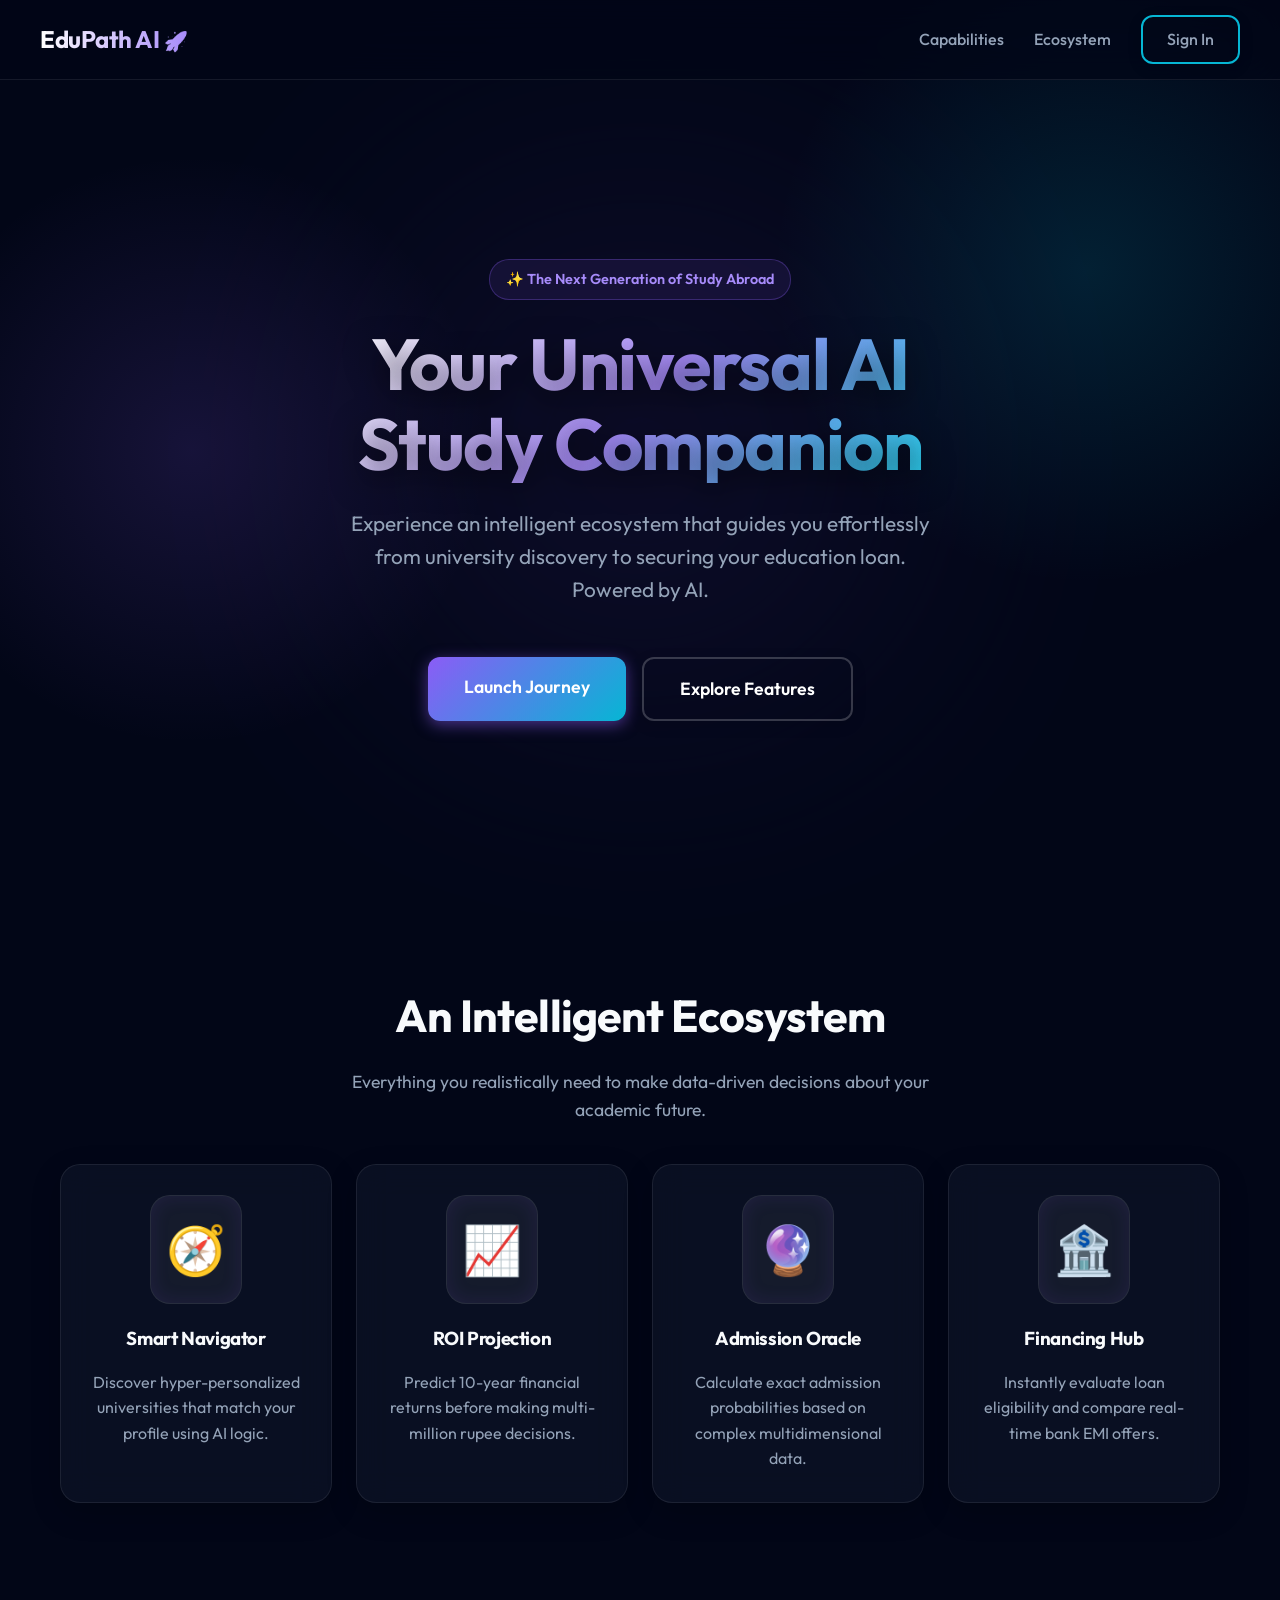
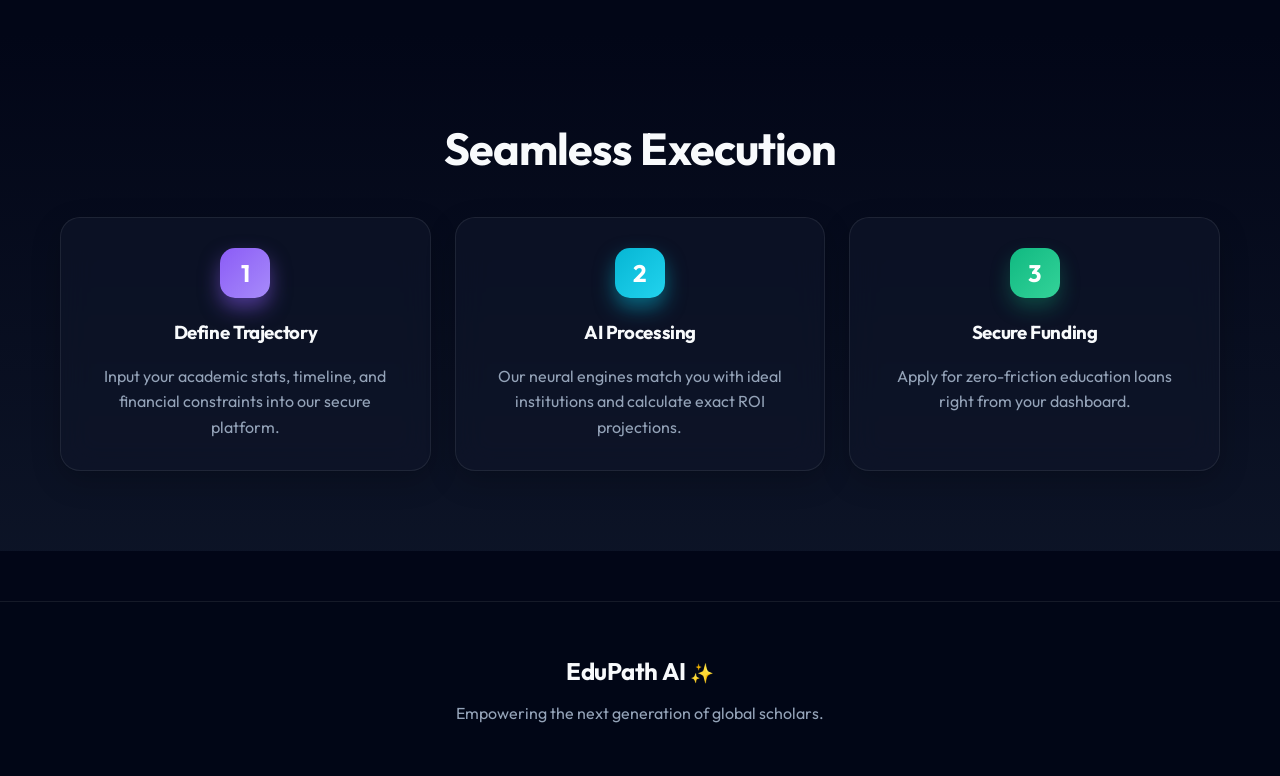
<file: frontend/index.html>
<!DOCTYPE html>
<html lang="en">
<head>
    <meta charset="UTF-8">
    <meta name="viewport" content="width=device-width, initial-scale=1.0">
    <title>EduPath AI - Start Your Study Abroad Journey</title>
    <link rel="stylesheet" href="css/style.css">
    <script src="js/auth.js" defer></script>
    <script>
        document.addEventListener("DOMContentLoaded", () => {
            const nav = document.querySelector(".navbar");
            window.addEventListener("scroll", () => {
                if (window.scrollY > 50) nav.style.background = "rgba(2, 6, 23, 0.9)";
                else nav.style.background = "rgba(2, 6, 23, 0.7)";
            });

            if(auth.isLoggedIn()) {
                const startBtn = document.getElementById("startBtn");
                startBtn.innerText = "Go to Dashboard →";
                startBtn.href = "dashboard.html";
            }

            // Animate on scroll
            const observer = new IntersectionObserver(entries => {
                entries.forEach(entry => {
                    if(entry.isIntersecting) {
                        entry.target.classList.add('fade-in');
                    }
                });
            });
            document.querySelectorAll('.card').forEach(el => observer.observe(el));
        });
    </script>
</head>
<body>

    <nav class="navbar">
        <div class="logo"><h2>EduPath AI <span style="font-size:1.2rem">🚀</span></h2></div>
        <div class="hamburger" onclick="document.querySelector('.main-nav').classList.toggle('show')">☰</div>
        <div class="nav-links main-nav">
            <a href="#features">Capabilities</a>
            <a href="#how-it-works">Ecosystem</a>
            <a href="onboarding.html" class="btn btn-outline" style="padding: 10px 24px;">Sign In</a>
        </div>
    </nav>

    <section class="hero">
        <div class="container fade-in">
            <div style="display:inline-block; padding: 8px 16px; background: rgba(139, 92, 246, 0.1); border: 1px solid rgba(139, 92, 246, 0.3); border-radius: 20px; color: #a78bfa; font-weight:600; margin-bottom: 24px; font-size:0.9rem;">
                ✨ The Next Generation of Study Abroad
            </div>
            <h1>Your Universal AI<br>Study Companion</h1>
            <p>Experience an intelligent ecosystem that guides you effortlessly from university discovery to securing your education loan. Powered by AI.</p>
            <div class="flex gap-4" style="justify-content:center;">
                <a href="onboarding.html" id="startBtn" class="btn btn-primary" style="font-size: 1.1rem; padding: 16px 36px;">Launch Journey</a>
                <a href="#features" class="btn btn-outline" style="font-size: 1.1rem; padding: 16px 36px; border-color: rgba(255,255,255,0.2); color:white;">Explore Features</a>
            </div>
        </div>
    </section>

    <section id="features" class="py-12" style="position:relative;">
        <div class="container text-center">
            <h2 class="mb-4" style="font-size: 2.8rem;">An Intelligent Ecosystem</h2>
            <p class="text-muted" style="max-width:600px; margin:0 auto 40px auto; font-size:1.1rem;">Everything you realistically need to make data-driven decisions about your academic future.</p>
            <div class="grid grid-cols-4 gap-6 mt-8">
                <div class="card" style="animation-delay: 0.1s;">
                    <div class="feature-icon">🧭</div>
                    <h3>Smart Navigator</h3>
                    <p class="text-muted mt-4">Discover hyper-personalized universities that match your profile using AI logic.</p>
                </div>
                <div class="card" style="animation-delay: 0.2s;">
                    <div class="feature-icon">📈</div>
                    <h3>ROI Projection</h3>
                    <p class="text-muted mt-4">Predict 10-year financial returns before making multi-million rupee decisions.</p>
                </div>
                <div class="card" style="animation-delay: 0.3s;">
                    <div class="feature-icon">🔮</div>
                    <h3>Admission Oracle</h3>
                    <p class="text-muted mt-4">Calculate exact admission probabilities based on complex multidimensional data.</p>
                </div>
                <div class="card" style="animation-delay: 0.4s;">
                    <div class="feature-icon">🏦</div>
                    <h3>Financing Hub</h3>
                    <p class="text-muted mt-4">Instantly evaluate loan eligibility and compare real-time bank EMI offers.</p>
                </div>
            </div>
        </div>
    </section>

    <section id="how-it-works" class="py-12" style="margin-top: 50px; background: linear-gradient(180deg, transparent, rgba(15,23,42,0.8));">
        <div class="container text-center">
            <h2 class="mb-4" style="font-size: 2.8rem;">Seamless Execution</h2>
            <div class="grid grid-cols-3 gap-6 mt-8">
                <div class="card">
                    <div style="width: 50px; height: 50px; border-radius: 15px; background: linear-gradient(135deg, var(--primary), #a78bfa); color: white; display: flex; align-items: center; justify-content: center; margin: 0 auto 20px; font-weight: bold; font-size: 1.5rem; box-shadow: 0 10px 20px var(--primary-glow);">1</div>
                    <h3>Define Trajectory</h3>
                    <p class="text-muted mt-4">Input your academic stats, timeline, and financial constraints into our secure platform.</p>
                </div>
                <div class="card">
                    <div style="width: 50px; height: 50px; border-radius: 15px; background: linear-gradient(135deg, var(--secondary), #22d3ee); color: white; display: flex; align-items: center; justify-content: center; margin: 0 auto 20px; font-weight: bold; font-size: 1.5rem; box-shadow: 0 10px 20px var(--secondary-glow);">2</div>
                    <h3>AI Processing</h3>
                    <p class="text-muted mt-4">Our neural engines match you with ideal institutions and calculate exact ROI projections.</p>
                </div>
                <div class="card">
                    <div style="width: 50px; height: 50px; border-radius: 15px; background: linear-gradient(135deg, var(--success), #34d399); color: white; display: flex; align-items: center; justify-content: center; margin: 0 auto 20px; font-weight: bold; font-size: 1.5rem; box-shadow: 0 10px 20px rgba(16,185,129,0.3);">3</div>
                    <h3>Secure Funding</h3>
                    <p class="text-muted mt-4">Apply for zero-friction education loans right from your dashboard.</p>
                </div>
            </div>
        </div>
    </section>

    <footer style="border-top: 1px solid var(--glass-border); text-align: center; padding: 50px 20px; margin-top: 50px; background: rgba(2,6,23,0.9);">
        <div class="container">
            <h2 style="font-size:1.5rem; margin-bottom:10px;">EduPath AI <span style="font-size:1.2rem">✨</span></h2>
            <p style="color: var(--text-muted);">Empowering the next generation of global scholars.</p>
        </div>
    </footer>

</body>
</html>
</file>
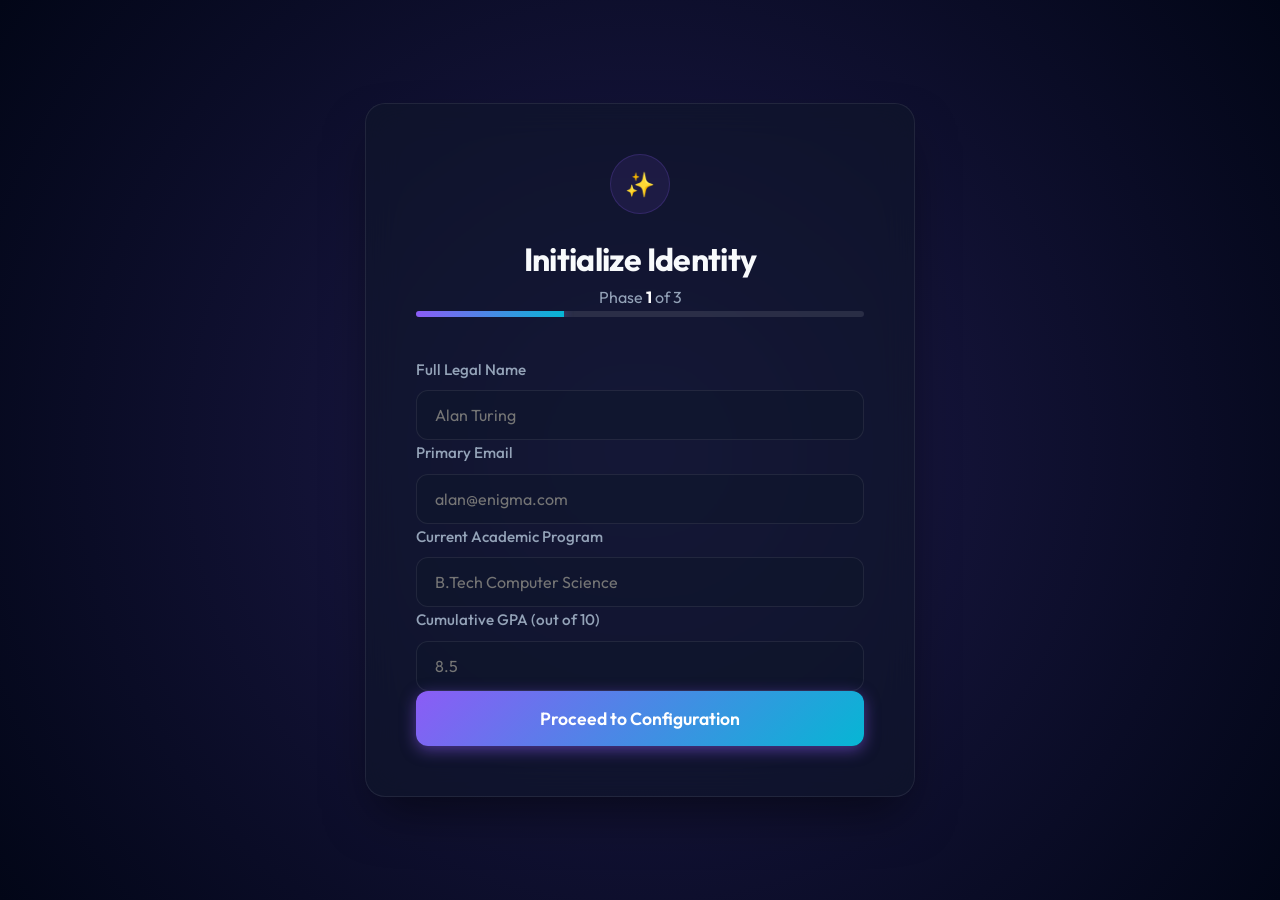
<file: frontend/onboarding.html>
<!DOCTYPE html>
<html lang="en">
<head>
    <meta charset="UTF-8">
    <meta name="viewport" content="width=device-width, initial-scale=1.0">
    <title>EduPath AI - Profile Setup</title>
    <link rel="stylesheet" href="css/style.css">
    <script src="js/api.js"></script>
    <script src="js/auth.js"></script>
    <style>
        .step { display: none; opacity: 0; transition: opacity 0.4s ease; transform: translateY(10px); }
        .step.active { display: block; opacity: 1; transform: translateY(0); }
        .progress-bar { height: 6px; background: rgba(255,255,255,0.1); border-radius: 4px; margin-bottom: 40px; overflow: hidden; position: relative; }
        .progress-fill { height: 100%; background: linear-gradient(90deg, var(--primary), var(--secondary)); width: 33%; transition: width 0.5s cubic-bezier(0.4, 0, 0.2, 1); box-shadow: 0 0 10px var(--primary-glow); }
        
        body {
            background-image: radial-gradient(circle at center, #1e1b4b 0%, #020617 100%);
            display: flex; align-items: center; justify-content: center; min-height: 100vh;
        }
        
        .onboarding-card {
            width: 100%; 
            max-width: 550px; 
            padding: 50px;
            box-shadow: 0 25px 50px -12px rgba(0, 0, 0, 0.5);
        }
    </style>
</head>
<body>

    <div class="card onboarding-card fade-in">
        <div class="text-center mb-8">
            <div style="width: 60px; height: 60px; background: rgba(139,92,246,0.1); border: 1px solid rgba(139,92,246,0.2); border-radius: 50%; display: flex; align-items: center; justify-content: center; font-size: 1.5rem; margin: 0 auto 20px auto; color: var(--primary);">
                ✨
            </div>
            <h2 style="font-size: 2rem;">Initialize Identity</h2>
            <p class="text-muted mt-2">Phase <span id="step-num" style="color:white; font-weight:bold;">1</span> of 3</p>
        </div>
        
        <div class="progress-bar">
            <div class="progress-fill" id="p-bar"></div>
        </div>

        <form id="onboardingForm">
            <!-- Step 1 -->
            <div class="step active" id="step1">
                <div class="mb-5">
                    <label>Full Legal Name</label>
                    <input type="text" id="name" required placeholder="Alan Turing">
                </div>
                <div class="mb-5">
                    <label>Primary Email</label>
                    <input type="email" id="email" required placeholder="alan@enigma.com">
                </div>
                <div class="mb-5">
                    <label>Current Academic Program</label>
                    <input type="text" id="degree" required placeholder="B.Tech Computer Science">
                </div>
                <div class="mb-6">
                    <label>Cumulative GPA (out of 10)</label>
                    <input type="number" step="0.1" id="gpa" required placeholder="8.5">
                </div>
                <button type="button" class="btn btn-primary w-full" style="padding: 16px; font-size:1.1rem;" onclick="nextStep(2)">Proceed to Configuration</button>
            </div>

            <!-- Step 2 -->
            <div class="step" id="step2">
                <div class="mb-5">
                    <label>Target Destination</label>
                    <select id="targetCountry" required>
                        <option value="USA">United States</option>
                        <option value="UK">United Kingdom</option>
                        <option value="Canada">Canada</option>
                        <option value="Germany">Germany</option>
                        <option value="Australia">Australia</option>
                    </select>
                </div>
                <div class="mb-5">
                    <label>Target Discipline</label>
                    <select id="targetCourse" required>
                        <option value="MS CS">MS Computer Science</option>
                        <option value="MS Data Science">MS Data Science / AI</option>
                        <option value="MBA">Master of Business Administration (MBA)</option>
                        <option value="Engineering Management">Engineering Management (MEM)</option>
                    </select>
                </div>
                <div class="mb-6">
                    <label>Estimated Capital Allocation (INR)</label>
                    <div style="display:flex; align-items:center; gap:15px; margin-top:20px; background: rgba(0,0,0,0.2); padding: 15px; border-radius: 12px;">
                        <input type="range" id="budgetRange" min="1000000" max="6000000" step="500000" value="3000000" oninput="document.getElementById('budgetLabel').innerText = parseInt(this.value).toLocaleString('en-IN')" style="flex-grow:1;">
                        <span style="font-weight:bold; color:var(--secondary); font-size:1.1rem; width:120px; text-align:right;">₹<span id="budgetLabel">30,00,000</span></span>
                    </div>
                </div>
                <div class="flex gap-4">
                    <button type="button" class="btn btn-outline" style="flex:1;" onclick="nextStep(1)">Regress</button>
                    <button type="button" class="btn btn-primary" style="flex:2;" onclick="nextStep(3)">Final Phase</button>
                </div>
            </div>

            <!-- Step 3 -->
            <div class="step" id="step3">
                <div class="mb-5">
                    <label>Verified English Proficiency</label>
                    <select id="englishTest">
                        <option value="IELTS 7.0+">IELTS 7.0+ / TOEFL 100+</option>
                        <option value="IELTS 6.5">IELTS 6.0 - 6.5</option>
                        <option value="Below 6.0">Below IELTS 6.0</option>
                        <option value="Not Taken Yet" selected>Pending Examination</option>
                    </select>
                </div>
                <div class="mb-5">
                    <label>Professional Tenure (Months)</label>
                    <input type="number" id="workExp" value="0" min="0" required>
                </div>
                <div class="mb-6">
                    <label>Target Enrollment Cycle</label>
                    <input type="month" id="timeline" style="color-scheme: dark;" required>
                </div>
                <button type="submit" class="btn btn-primary w-full shadow-lg" style="padding:16px; font-size:1.1rem; box-shadow: 0 10px 25px rgba(6,182,212,0.3);" id="submitBtn">Finalize Profile Encoding</button>
                <div class="mt-4 flex gap-4">
                    <button type="button" class="btn btn-outline w-full" style="border:none; color:var(--text-muted);" onclick="nextStep(2)">← Change previous config</button>
                </div>
            </div>
        </form>
    </div>

    <script>
        function nextStep(n) {
            document.querySelectorAll('.step').forEach(s => {
                s.style.opacity = '0';
                s.style.transform = 'translateY(10px)';
                setTimeout(() => s.classList.remove('active'), 200);
            });
            
            setTimeout(() => {
                const target = document.getElementById('step' + n);
                target.classList.add('active');
                setTimeout(() => {
                    target.style.opacity = '1';
                    target.style.transform = 'translateY(0)';
                }, 50);
            }, 200);

            document.getElementById('step-num').innerText = n;
            document.getElementById('p-bar').style.width = (n * 33.3) + "%";
        }

        document.getElementById("onboardingForm").addEventListener("submit", async (e) => {
            e.preventDefault();
            const btn = document.getElementById("submitBtn");
            btn.innerHTML = `<span class="typing-dots">Encoding Profile...</span>`;
            btn.disabled = true;

            const payload = {
                name: document.getElementById('name').value,
                email: document.getElementById('email').value,
                degree: document.getElementById('degree').value,
                gpa: parseFloat(document.getElementById('gpa').value),
                target_country: document.getElementById('targetCountry').value,
                target_course: document.getElementById('targetCourse').value,
                budget: parseInt(document.getElementById('budgetRange').value),
                timeline: document.getElementById('timeline').value,
                english_test: document.getElementById('englishTest').value,
                work_exp: parseInt(document.getElementById('workExp').value)
            };

            const res = await api.saveProfile(payload);
            
            if(res.student_id) {
                auth.saveStudentId(res.student_id);
                auth.saveProfile(payload);
                window.location.href = "dashboard.html";
            } else {
                utils.showToast("Error establishing profile uplink.", "error");
                btn.innerText = "Finalize Profile Encoding";
                btn.disabled = false;
            }
        });
    </script>

</body>
</html>
</file>
<file: frontend/css/style.css>
@import url('https://fonts.googleapis.com/css2?family=Outfit:wght@300;400;500;600;700&display=swap');

:root {
  --primary: #8B5CF6;
  --primary-glow: rgba(139, 92, 246, 0.5);
  --secondary: #06B6D4;
  --secondary-glow: rgba(6, 182, 212, 0.5);
  --success: #10B981;
  --danger: #EF4444;
  --warning: #F59E0B;
  --dark: #09090b;
  --light: #1e293b;
  --white: #ffffff;
  --bg: #020617;
  --text-main: #f8fafc;
  --text-muted: #94a3b8;
  --glass-bg: rgba(15, 23, 42, 0.6);
  --glass-border: rgba(255, 255, 255, 0.08);
}

* {
  box-sizing: border-box;
  margin: 0;
  padding: 0;
  font-family: 'Outfit', sans-serif;
}

body {
  background-color: var(--bg);
  background-image: 
    radial-gradient(circle at 15% 50%, rgba(139, 92, 246, 0.15) 0%, transparent 25%),
    radial-gradient(circle at 85% 30%, rgba(6, 182, 212, 0.15) 0%, transparent 25%);
  background-attachment: fixed;
  color: var(--text-main);
  line-height: 1.6;
  overflow-x: hidden;
}

/* Glassmorphism Classes */
.glass {
  background: var(--glass-bg);
  backdrop-filter: blur(16px);
  -webkit-backdrop-filter: blur(16px);
  border: 1px solid var(--glass-border);
  box-shadow: 0 8px 32px rgba(0, 0, 0, 0.2);
}

.card {
  background: var(--glass-bg);
  backdrop-filter: blur(16px);
  -webkit-backdrop-filter: blur(16px);
  border: 1px solid var(--glass-border);
  border-radius: 20px;
  padding: 30px;
  box-shadow: 0 10px 30px rgba(0, 0, 0, 0.2);
  transition: transform 0.4s cubic-bezier(0.175, 0.885, 0.32, 1.275), box-shadow 0.4s ease, border-color 0.4s ease;
  position: relative;
  overflow: hidden;
}

.card::before {
  content: '';
  position: absolute;
  top: 0;
  left: -100%;
  width: 50%;
  height: 100%;
  background: linear-gradient(to right, transparent, rgba(255, 255, 255, 0.05), transparent);
  transform: skewX(-20deg);
  transition: all 0.6s ease;
}

.card:hover::before {
  left: 150%;
}

.card:hover {
  transform: translateY(-8px);
  border-color: rgba(255, 255, 255, 0.2);
  box-shadow: 0 20px 40px rgba(0, 0, 0, 0.4), 0 0 20px var(--primary-glow);
}

/* Typography */
h1, h2, h3, h4 { color: var(--text-main); font-weight: 700; letter-spacing: -0.02em; }
a { text-decoration: none; color: inherit; }

/* Buttons */
.btn {
  display: inline-block;
  padding: 14px 28px;
  border-radius: 12px;
  font-weight: 600;
  cursor: pointer;
  border: none;
  transition: all 0.3s ease;
  text-align: center;
  position: relative;
  overflow: hidden;
  z-index: 1;
}

.btn-primary {
  background: linear-gradient(135deg, var(--primary), var(--secondary));
  color: white;
  box-shadow: 0 4px 15px var(--primary-glow);
}

.btn-primary::after {
  content: '';
  position: absolute;
  top: 0; left: 0; width: 100%; height: 100%;
  background: linear-gradient(135deg, var(--secondary), var(--primary));
  z-index: -1;
  transition: opacity 0.3s ease;
  opacity: 0;
}

.btn-primary:hover::after {
  opacity: 1;
}

.btn-primary:hover {
  transform: scale(1.05);
  box-shadow: 0 10px 25px var(--secondary-glow);
}

.btn-outline {
  background: transparent;
  border: 2px solid var(--secondary);
  color: var(--secondary);
  box-shadow: 0 4px 15px rgba(0,0,0,0.1);
}
.btn-outline:hover {
  background: var(--secondary);
  color: white;
  box-shadow: 0 4px 20px var(--secondary-glow);
}

/* Layout Setup */
.container {
  max-width: 1200px;
  margin: 0 auto;
  padding: 0 20px;
}

.navbar {
  position: fixed;
  top: 0; left: 0; right: 0;
  height: 80px;
  display: flex;
  justify-content: space-between;
  align-items: center;
  z-index: 1000;
  padding: 0 40px;
  transition: all 0.4s ease;
  background: rgba(2, 6, 23, 0.7);
  backdrop-filter: blur(20px);
  border-bottom: 1px solid var(--glass-border);
}

.logo {
  position: relative;
}

.logo h2 {
  background: linear-gradient(to right, #fff, #a78bfa);
  -webkit-background-clip: text;
  -webkit-text-fill-color: transparent;
  font-size: 1.5rem;
}

.nav-links { display: flex; gap: 30px; align-items: center; }
.hamburger { display: none; font-size: 1.8rem; cursor: pointer; color: white; }
.nav-links a { font-weight: 500; transition: color 0.3s, text-shadow 0.3s; color: var(--text-muted); }
.nav-links a:hover, .nav-links a.active { color: white; text-shadow: 0 0 10px rgba(255,255,255,0.5); }

.hero {
  min-height: 100vh;
  display: flex;
  align-items: center;
  justify-content: center;
  text-align: center;
  padding-top: 80px;
  position: relative;
}

.hero::after {
  content: '';
  position: absolute;
  width: 400px;
  height: 400px;
  background: var(--primary);
  filter: blur(150px);
  border-radius: 50%;
  opacity: 0.15;
  top: 50%;
  left: 50%;
  transform: translate(-50%, -50%);
  z-index: -1;
}

.hero h1 { 
  font-size: 4.5rem; 
  margin-bottom: 24px; 
  background: linear-gradient(135deg, #fff 0%, #a78bfa 50%, #22d3ee 100%); 
  -webkit-background-clip: text; 
  -webkit-text-fill-color: transparent;
  line-height: 1.1;
  text-shadow: 0 10px 30px rgba(0,0,0,0.5);
}
.hero p { font-size: 1.3rem; color: var(--text-muted); margin-bottom: 50px; max-width: 600px; margin-left: auto; margin-right: auto;}

/* Utils */
.flex { display: flex; }
.grid { display: grid; }
.grid-cols-2 { grid-template-columns: repeat(2, 1fr); }
.grid-cols-3 { grid-template-columns: repeat(3, 1fr); }
.grid-cols-4 { grid-template-columns: repeat(4, 1fr); }
.items-center { align-items: center; }
.justify-between { justify-content: space-between; }
.gap-4 { gap: 1rem; }
.gap-6 { gap: 1.5rem; }
.mt-4 { margin-top: 1rem; }
.mb-4 { margin-bottom: 1rem; }
.mt-8 { margin-top: 2rem; }
.py-12 { padding-top: 5rem; padding-bottom: 5rem; }
.w-full { width: 100%; }
.text-center { text-align: center; }
.text-muted { color: var(--text-muted); }

@media (max-width: 768px) {
  .navbar { padding: 0 20px; }
  .grid-cols-4 { grid-template-columns: 1fr; }
  .grid-cols-3 { grid-template-columns: 1fr; }
  .grid-cols-2 { grid-template-columns: 1fr; }
  .hamburger { display: block; }
  .nav-links.main-nav { display: none; position: absolute; top: 80px; left: 0; right: 0; background: rgba(2,6,23,0.95); backdrop-filter: blur(20px); flex-direction: column; padding: 30px; border-bottom: 1px solid var(--glass-border); }
  .nav-links.main-nav.show { display: flex; }
  .hero h1 { font-size: 3rem; }
}

/* Skeleton Loading */
.skeleton {
  background: linear-gradient(110deg, #1e293b 8%, #334155 18%, #1e293b 33%);
  border-radius: 12px;
  background-size: 200% 100%;
  animation: 1.5s shine cubic-bezier(0.4, 0, 0.2, 1) infinite;
  border: 1px solid var(--glass-border);
}
@keyframes shine { to { background-position-x: -200%; } }

/* Forms */
input, select {
  width: 100%;
  padding: 14px 18px;
  border-radius: 12px;
  border: 1px solid var(--glass-border);
  background: rgba(15, 23, 42, 0.5);
  margin-top: 8px;
  font-size: 1rem;
  color: white;
  transition: all 0.3s;
}
input:focus, select:focus {
  outline: none;
  border-color: var(--primary);
  box-shadow: 0 0 0 4px rgba(139, 92, 246, 0.2);
  background: rgba(30, 41, 59, 0.8);
}
option {
  background: var(--dark);
  color: white;
}

label { font-weight: 500; font-size: 0.95rem; color: var(--text-muted); }

.feature-icon {
  font-size: 3rem;
  margin-bottom: 20px;
  display: inline-block;
  padding: 15px;
  background: rgba(255,255,255,0.05);
  border-radius: 20px;
  border: 1px solid var(--glass-border);
  box-shadow: inset 0 0 20px rgba(139, 92, 246, 0.1);
}

/* Chat UI specific */
.chat-container {
  height: calc(100vh - 120px);
  display: flex;
  flex-direction: column;
  background: transparent !important;
  box-shadow: none !important;
}
.chat-messages {
  flex-grow: 1;
  overflow-y: auto;
  padding: 20px;
  display: flex;
  flex-direction: column;
  gap: 20px;
}
.bubble {
  max-width: 80%;
  padding: 16px 22px;
  border-radius: 20px;
  line-height: 1.6;
  font-size: 1.05rem;
  box-shadow: 0 4px 15px rgba(0,0,0,0.1);
  position: relative;
}
.bubble.user {
  background: linear-gradient(135deg, var(--primary), #a78bfa);
  color: white;
  align-self: flex-end;
  border-bottom-right-radius: 4px;
}
.bubble.ai {
  background: var(--glass-bg);
  backdrop-filter: blur(16px);
  border: 1px solid var(--glass-border);
  color: var(--text-main);
  align-self: flex-start;
  border-bottom-left-radius: 4px;
}
.chat-input-area {
  padding: 20px;
  background: var(--glass-bg);
  backdrop-filter: blur(16px);
  border-top: 1px solid var(--glass-border);
  border-radius: 20px;
  margin-bottom: 20px;
  display: flex;
  gap: 15px;
}

/* Scrollbar */
::-webkit-scrollbar { width: 8px; height: 8px; }
::-webkit-scrollbar-track { background: var(--bg); }
::-webkit-scrollbar-thumb { background: var(--light); border-radius: 4px; }
::-webkit-scrollbar-thumb:hover { background: var(--primary); }

/* Range Sliders */
input[type=range] {
  -webkit-appearance: none;
  background: rgba(255,255,255,0.1);
  height: 8px;
  border-radius: 4px;
  outline: none;
  padding: 0;
  border: none;
}
input[type=range]::-webkit-slider-thumb {
  -webkit-appearance: none;
  appearance: none;
  width: 24px;
  height: 24px;
  border-radius: 50%;
  background: var(--secondary);
  cursor: pointer;
  box-shadow: 0 0 10px var(--secondary-glow);
  transition: transform 0.2s;
}
input[type=range]::-webkit-slider-thumb:hover {
  transform: scale(1.2);
}

/* Badge */
.badge {
  background: rgba(16, 185, 129, 0.2);
  color: var(--success);
  padding: 6px 12px;
  border-radius: 20px;
  font-size: 0.85rem;
  font-weight: 600;
  border: 1px solid rgba(16, 185, 129, 0.3);
}

/* Table */
table { width: 100%; border-collapse: collapse; margin-top: 20px; }
th, td { padding: 15px; text-align: left; border-bottom: 1px solid var(--glass-border); color: white; }
th { background: rgba(255,255,255,0.05); font-weight: 600; color: var(--secondary); }
tr:hover td { background: rgba(255,255,255,0.02); }

/* Animation Utils */
.fade-in { animation: fadeIn 0.8s ease forwards; opacity: 0; transform: translateY(20px); }
@keyframes fadeIn { to { opacity: 1; transform: translateY(0); } }
</file>
